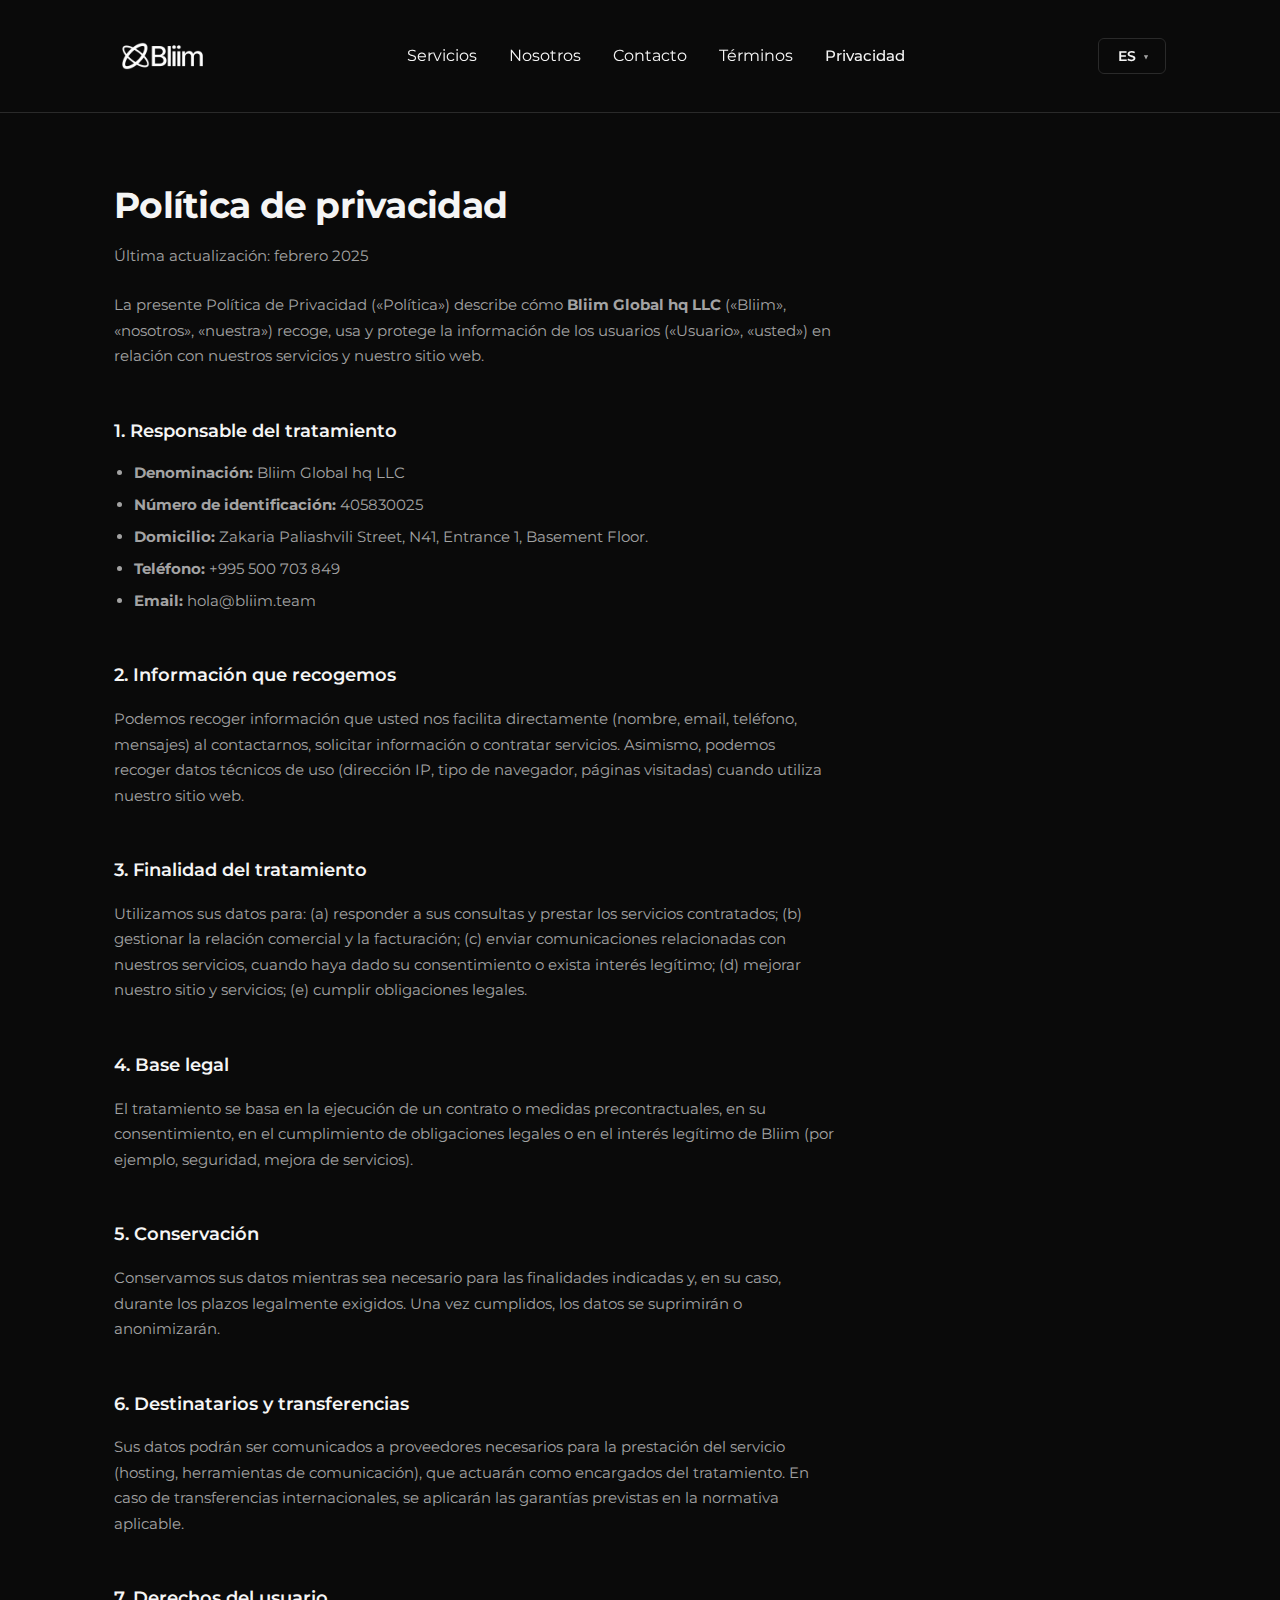
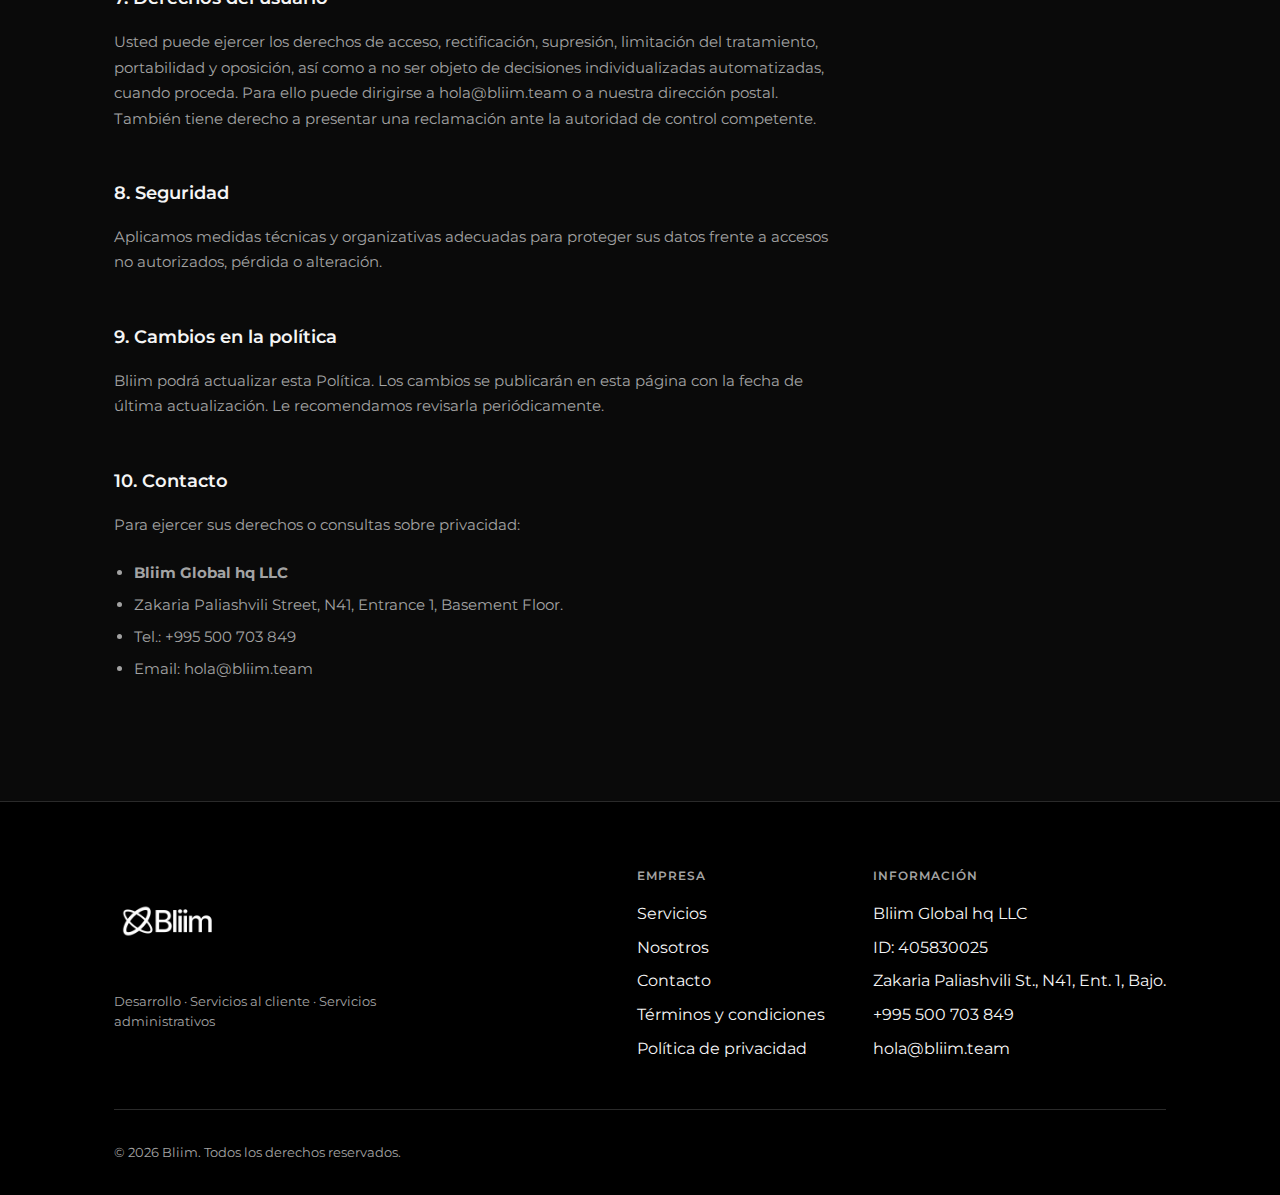
<file: politica-privacidad.html>
<!DOCTYPE html>
<html lang="es">
<head>
  <meta charset="UTF-8">
  <meta name="viewport" content="width=device-width, initial-scale=1.0">
  <meta name="description" content="Política de privacidad de Bliim Global hq LLC. Privacy Policy of Bliim Global hq LLC.">
  <title>Política de privacidad — Bliim</title>
  <link rel="preconnect" href="https://fonts.googleapis.com">
  <link rel="preconnect" href="https://fonts.gstatic.com" crossorigin>
  <link href="https://fonts.googleapis.com/css2?family=Montserrat:wght@400;500;600;700&display=swap" rel="stylesheet">
  <link rel="icon" type="image/png" href="assets/logo-bliim.png">
  <link rel="stylesheet" href="styles.css">
</head>
<body>
  <header class="header">
    <div class="header__inner container">
      <a href="index.html" class="header__logo" aria-label="Bliim inicio">
        <img src="assets/logo-bliim.png" alt="Bliim" class="header__logo-img" width="375" height="100">
      </a>
      <nav class="nav" aria-label="Navegación principal">
        <ul class="nav__list">
          <li><a href="index.html#servicios">Servicios</a></li>
          <li><a href="index.html#nosotros">Nosotros</a></li>
          <li><a href="index.html#contacto">Contacto</a></li>
          <li><a href="terminos-condiciones.html">Términos</a></li>
          <li><a href="politica-privacidad.html" class="nav__link nav__link--active">Privacidad</a></li>
        </ul>
      </nav>
      <div class="header__actions">
        <div class="lang-selector">
          <button class="lang-selector__btn" aria-label="Seleccionar idioma" aria-expanded="false">
            <span class="lang-selector__current">ES</span>
            <span class="lang-selector__icon" aria-hidden="true">▼</span>
          </button>
          <ul class="lang-selector__dropdown" aria-hidden="true">
            <li><button class="lang-selector__option" data-lang="es">ES</button></li>
            <li><button class="lang-selector__option" data-lang="en">EN</button></li>
          </ul>
        </div>
        <button class="header__menu-btn" aria-label="Abrir menú" aria-expanded="false">
          <span class="header__menu-icon"></span>
        </button>
      </div>
    </div>
    <nav class="nav nav--mobile" aria-hidden="true">
      <ul class="nav__list nav__list--mobile">
        <li><a href="index.html#servicios">Servicios</a></li>
        <li><a href="index.html#nosotros">Nosotros</a></li>
        <li><a href="index.html#contacto">Contacto</a></li>
        <li><a href="terminos-condiciones.html">Términos</a></li>
        <li><a href="politica-privacidad.html">Privacidad</a></li>
      </ul>
    </nav>
  </header>

  <main class="legal-page">
    <div class="container">
      <article class="legal-content" data-lang="es">
        <h1 class="legal__title">Política de privacidad</h1>
        <p class="legal__updated">Última actualización: febrero 2025</p>

        <p>La presente Política de Privacidad («Política») describe cómo <strong>Bliim Global hq LLC</strong> («Bliim», «nosotros», «nuestra») recoge, usa y protege la información de los usuarios («Usuario», «usted») en relación con nuestros servicios y nuestro sitio web.</p>

        <h2>1. Responsable del tratamiento</h2>
        <ul class="legal-list">
          <li><strong>Denominación:</strong> Bliim Global hq LLC</li>
          <li><strong>Número de identificación:</strong> 405830025</li>
          <li><strong>Domicilio:</strong> Zakaria Paliashvili Street, N41, Entrance 1, Basement Floor.</li>
          <li><strong>Teléfono:</strong> +995 500 703 849</li>
          <li><strong>Email:</strong> hola@bliim.team</li>
        </ul>

        <h2>2. Información que recogemos</h2>
        <p>Podemos recoger información que usted nos facilita directamente (nombre, email, teléfono, mensajes) al contactarnos, solicitar información o contratar servicios. Asimismo, podemos recoger datos técnicos de uso (dirección IP, tipo de navegador, páginas visitadas) cuando utiliza nuestro sitio web.</p>

        <h2>3. Finalidad del tratamiento</h2>
        <p>Utilizamos sus datos para: (a) responder a sus consultas y prestar los servicios contratados; (b) gestionar la relación comercial y la facturación; (c) enviar comunicaciones relacionadas con nuestros servicios, cuando haya dado su consentimiento o exista interés legítimo; (d) mejorar nuestro sitio y servicios; (e) cumplir obligaciones legales.</p>

        <h2>4. Base legal</h2>
        <p>El tratamiento se basa en la ejecución de un contrato o medidas precontractuales, en su consentimiento, en el cumplimiento de obligaciones legales o en el interés legítimo de Bliim (por ejemplo, seguridad, mejora de servicios).</p>

        <h2>5. Conservación</h2>
        <p>Conservamos sus datos mientras sea necesario para las finalidades indicadas y, en su caso, durante los plazos legalmente exigidos. Una vez cumplidos, los datos se suprimirán o anonimizarán.</p>

        <h2>6. Destinatarios y transferencias</h2>
        <p>Sus datos podrán ser comunicados a proveedores necesarios para la prestación del servicio (hosting, herramientas de comunicación), que actuarán como encargados del tratamiento. En caso de transferencias internacionales, se aplicarán las garantías previstas en la normativa aplicable.</p>

        <h2>7. Derechos del usuario</h2>
        <p>Usted puede ejercer los derechos de acceso, rectificación, supresión, limitación del tratamiento, portabilidad y oposición, así como a no ser objeto de decisiones individualizadas automatizadas, cuando proceda. Para ello puede dirigirse a hola@bliim.team o a nuestra dirección postal. También tiene derecho a presentar una reclamación ante la autoridad de control competente.</p>

        <h2>8. Seguridad</h2>
        <p>Aplicamos medidas técnicas y organizativas adecuadas para proteger sus datos frente a accesos no autorizados, pérdida o alteración.</p>

        <h2>9. Cambios en la política</h2>
        <p>Bliim podrá actualizar esta Política. Los cambios se publicarán en esta página con la fecha de última actualización. Le recomendamos revisarla periódicamente.</p>

        <h2>10. Contacto</h2>
        <p>Para ejercer sus derechos o consultas sobre privacidad:</p>
        <ul class="legal-list">
          <li><strong>Bliim Global hq LLC</strong></li>
          <li>Zakaria Paliashvili Street, N41, Entrance 1, Basement Floor.</li>
          <li>Tel.: +995 500 703 849</li>
          <li>Email: hola@bliim.team</li>
        </ul>
      </article>

      <article class="legal-content" data-lang="en" hidden>
        <h1 class="legal__title">Privacy Policy</h1>
        <p class="legal__updated">Last updated: February 2025</p>

        <p>This Privacy Policy («Policy») describes how <strong>Bliim Global hq LLC</strong> («Bliim», «we», «our») collects, uses and protects the information of users («User», «you») in connection with our services and our website.</p>

        <h2>1. Data controller</h2>
        <ul class="legal-list">
          <li><strong>Company name:</strong> Bliim Global hq LLC</li>
          <li><strong>Identification number:</strong> 405830025</li>
          <li><strong>Address:</strong> Zakaria Paliashvili Street, N41, Entrance 1, Basement Floor.</li>
          <li><strong>Phone:</strong> +995 500 703 849</li>
          <li><strong>Email:</strong> hola@bliim.team</li>
        </ul>

        <h2>2. Information we collect</h2>
        <p>We may collect information you provide directly (name, email, phone, messages) when you contact us, request information or contract services. We may also collect technical usage data (IP address, browser type, pages visited) when you use our website.</p>

        <h2>3. Purpose of processing</h2>
        <p>We use your data to: (a) respond to your enquiries and provide the services contracted; (b) manage the business relationship and billing; (c) send communications related to our services, where you have given consent or we have a legitimate interest; (d) improve our site and services; (e) comply with legal obligations.</p>

        <h2>4. Legal basis</h2>
        <p>Processing is based on the performance of a contract or pre-contractual measures, your consent, compliance with legal obligations or Bliim’s legitimate interest (e.g. security, improvement of services).</p>

        <h2>5. Retention</h2>
        <p>We retain your data for as long as necessary for the purposes stated and, where applicable, for the periods required by law. Thereafter, data will be deleted or anonymised.</p>

        <h2>6. Recipients and transfers</h2>
        <p>Your data may be disclosed to providers necessary for the provision of the service (hosting, communication tools), who will act as processors. Where international transfers occur, the safeguards provided by applicable law will apply.</p>

        <h2>7. Your rights</h2>
        <p>You may exercise the rights of access, rectification, erasure, restriction of processing, portability and objection, as well as the right not to be subject to automated individual decision-making where applicable. You may contact us at hola@bliim.team or at our postal address. You also have the right to lodge a complaint with the competent supervisory authority.</p>

        <h2>8. Security</h2>
        <p>We implement appropriate technical and organisational measures to protect your data against unauthorised access, loss or alteration.</p>

        <h2>9. Changes to this policy</h2>
        <p>Bliim may update this Policy. Changes will be posted on this page with the date of last update. We recommend that you review it periodically.</p>

        <h2>10. Contact</h2>
        <p>To exercise your rights or for privacy-related enquiries:</p>
        <ul class="legal-list">
          <li><strong>Bliim Global hq LLC</strong></li>
          <li>Zakaria Paliashvili Street, N41, Entrance 1, Basement Floor.</li>
          <li>Phone: +995 500 703 849</li>
          <li>Email: hola@bliim.team</li>
        </ul>
      </article>
    </div>
  </main>

  <footer class="footer">
    <div class="footer__inner container">
      <div class="footer__grid">
        <div class="footer__brand">
          <img src="assets/logo-bliim.png" alt="Bliim" class="footer__logo-img" width="413" height="110">
          <p class="footer__tagline">Desarrollo · Servicios al cliente · Servicios administrativos</p>
        </div>
        <div class="footer__block">
          <h4 class="footer__heading">Empresa</h4>
          <ul class="footer__list">
            <li><a href="index.html#servicios">Servicios</a></li>
            <li><a href="index.html#nosotros">Nosotros</a></li>
            <li><a href="index.html#contacto">Contacto</a></li>
            <li><a href="terminos-condiciones.html">Términos y condiciones</a></li>
            <li><a href="politica-privacidad.html">Política de privacidad</a></li>
          </ul>
        </div>
        <div class="footer__block">
          <h4 class="footer__heading">Información</h4>
          <ul class="footer__list">
            <li>Bliim Global hq LLC</li>
            <li>ID: 405830025</li>
            <li>Zakaria Paliashvili St., N41, Ent. 1, Bajo.</li>
            <li><a href="tel:+995500703849">+995 500 703 849</a></li>
            <li><a href="mailto:hola@bliim.team">hola@bliim.team</a></li>
          </ul>
        </div>
      </div>
      <div class="footer__bottom">
        <p class="footer__copy">&copy; <span id="year"></span> Bliim. Todos los derechos reservados.</p>
      </div>
    </div>
  </footer>

  <script src="legal.js"></script>
</body>
</html>
</file>
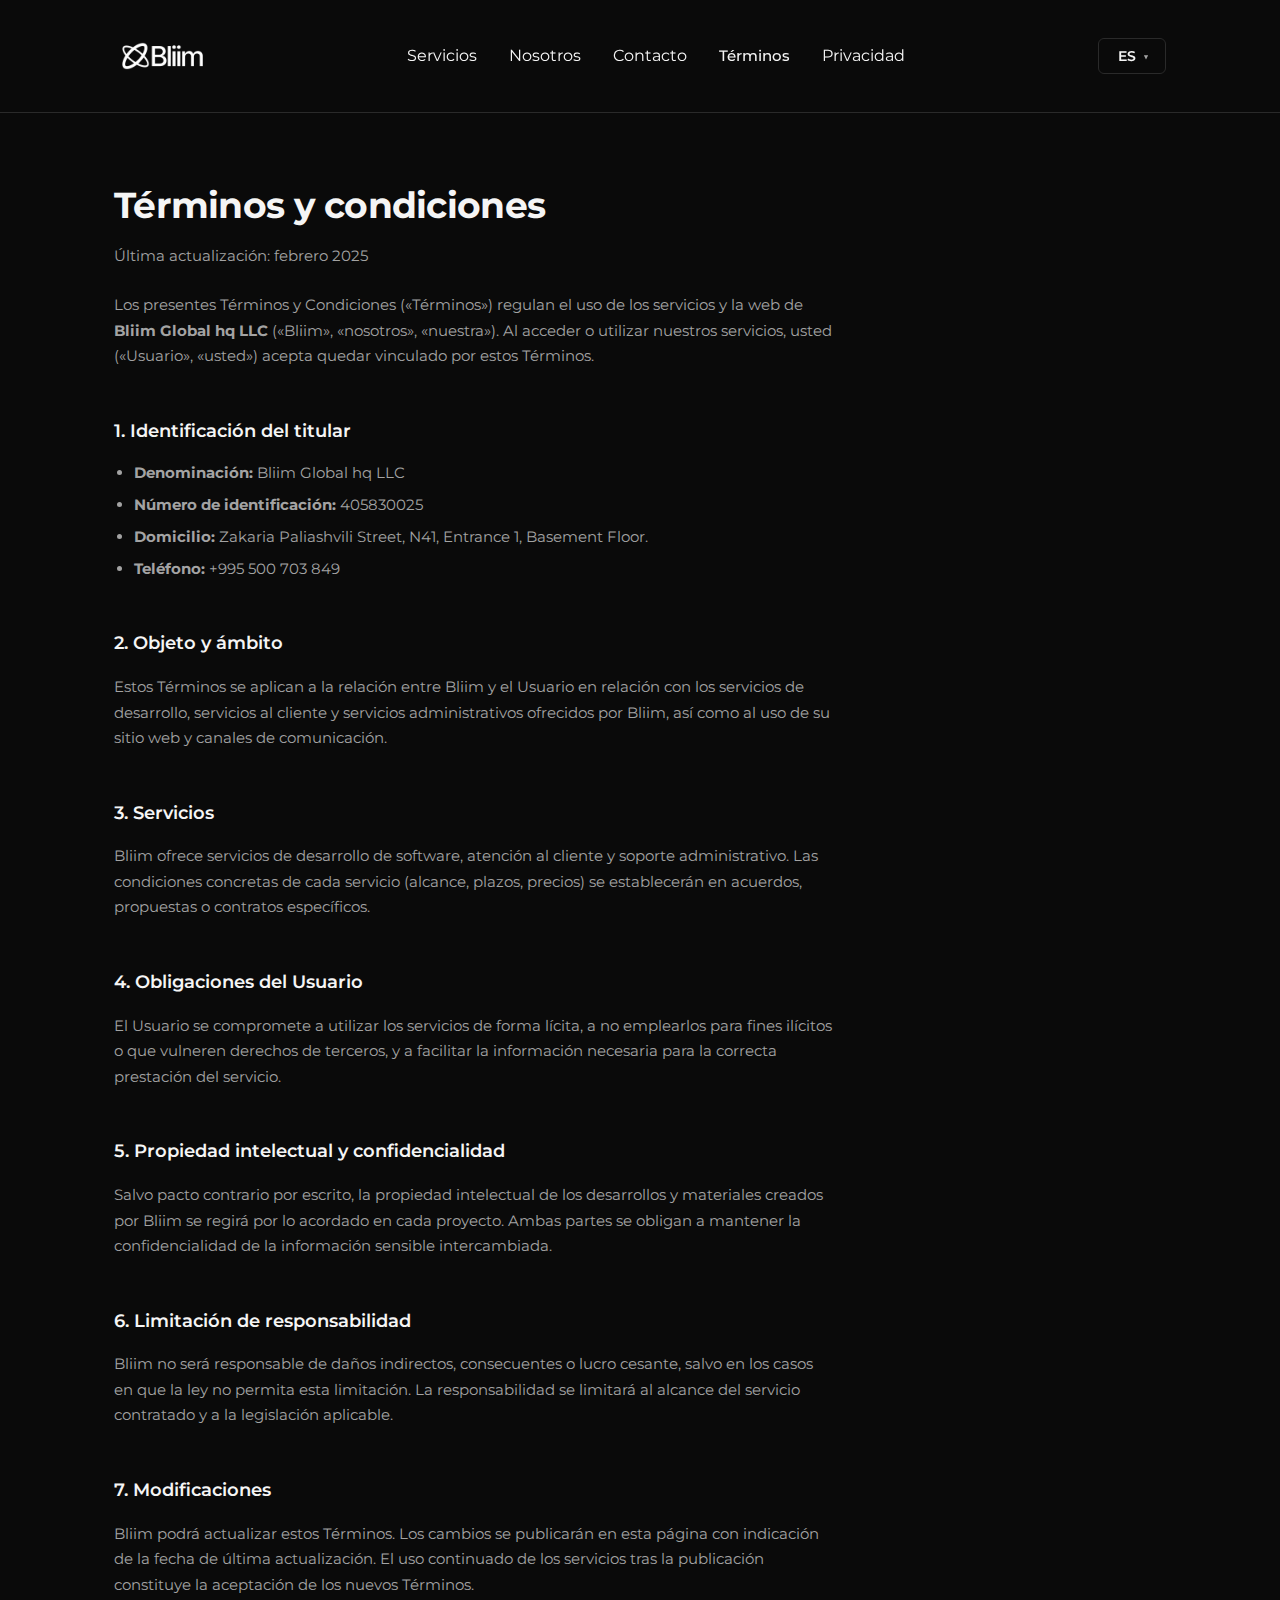
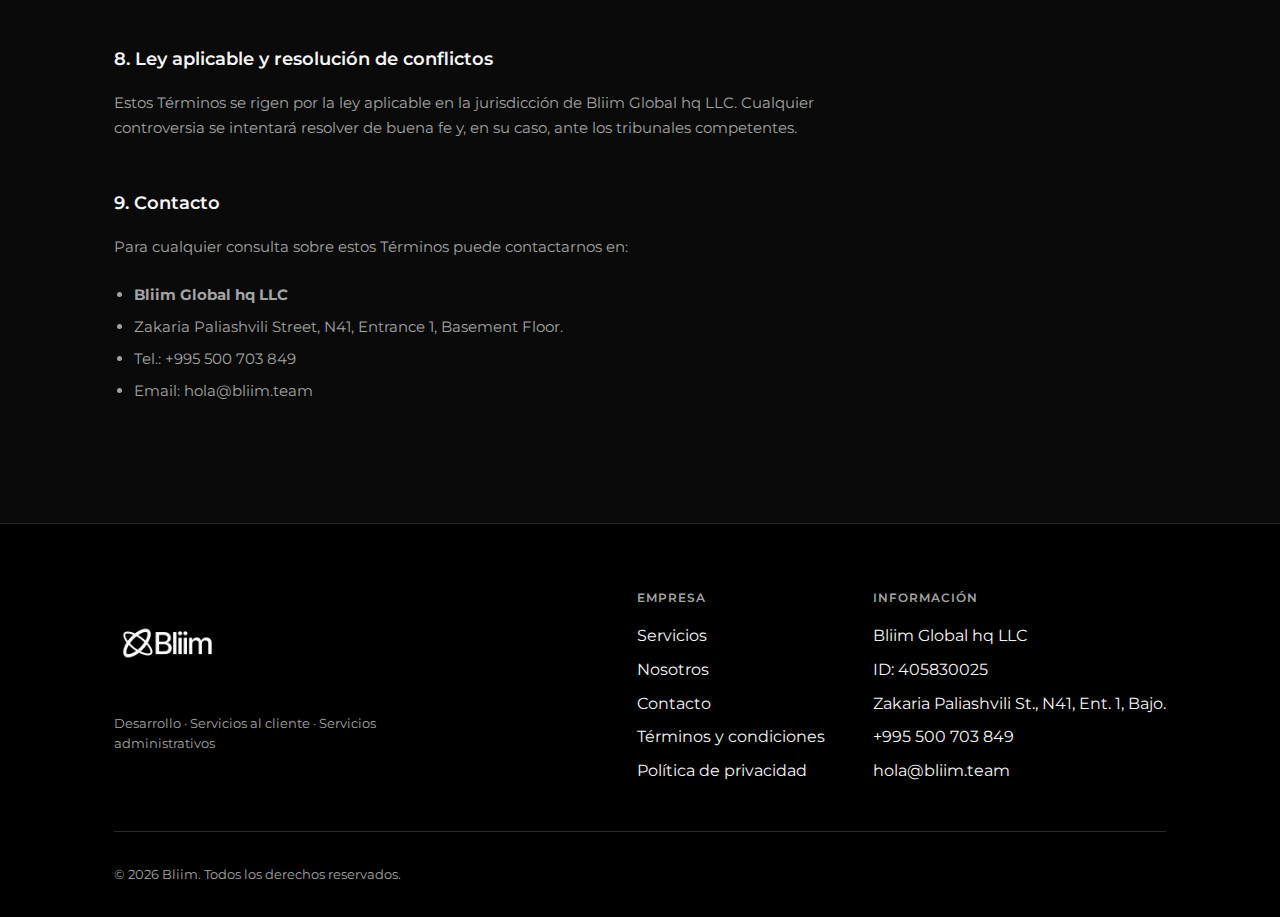
<file: terminos-condiciones.html>
<!DOCTYPE html>
<html lang="es">
<head>
  <meta charset="UTF-8">
  <meta name="viewport" content="width=device-width, initial-scale=1.0">
  <meta name="description" content="Términos y condiciones de Bliim Global hq LLC. Terms and Conditions of Bliim Global hq LLC.">
  <title>Términos y condiciones — Bliim</title>
  <link rel="preconnect" href="https://fonts.googleapis.com">
  <link rel="preconnect" href="https://fonts.gstatic.com" crossorigin>
  <link href="https://fonts.googleapis.com/css2?family=Montserrat:wght@400;500;600;700&display=swap" rel="stylesheet">
  <link rel="icon" type="image/png" href="assets/logo-bliim.png">
  <link rel="stylesheet" href="styles.css">
</head>
<body>
  <header class="header">
    <div class="header__inner container">
      <a href="index.html" class="header__logo" aria-label="Bliim inicio">
        <img src="assets/logo-bliim.png" alt="Bliim" class="header__logo-img" width="375" height="100">
      </a>
      <nav class="nav" aria-label="Navegación principal">
        <ul class="nav__list">
          <li><a href="index.html#servicios">Servicios</a></li>
          <li><a href="index.html#nosotros">Nosotros</a></li>
          <li><a href="index.html#contacto">Contacto</a></li>
          <li><a href="terminos-condiciones.html" class="nav__link nav__link--active">Términos</a></li>
          <li><a href="politica-privacidad.html">Privacidad</a></li>
        </ul>
      </nav>
      <div class="header__actions">
        <div class="lang-selector">
          <button class="lang-selector__btn" aria-label="Seleccionar idioma" aria-expanded="false">
            <span class="lang-selector__current">ES</span>
            <span class="lang-selector__icon" aria-hidden="true">▼</span>
          </button>
          <ul class="lang-selector__dropdown" aria-hidden="true">
            <li><button class="lang-selector__option" data-lang="es">ES</button></li>
            <li><button class="lang-selector__option" data-lang="en">EN</button></li>
          </ul>
        </div>
        <button class="header__menu-btn" aria-label="Abrir menú" aria-expanded="false">
          <span class="header__menu-icon"></span>
        </button>
      </div>
    </div>
    <nav class="nav nav--mobile" aria-hidden="true">
      <ul class="nav__list nav__list--mobile">
        <li><a href="index.html#servicios">Servicios</a></li>
        <li><a href="index.html#nosotros">Nosotros</a></li>
        <li><a href="index.html#contacto">Contacto</a></li>
        <li><a href="terminos-condiciones.html">Términos</a></li>
        <li><a href="politica-privacidad.html">Privacidad</a></li>
      </ul>
    </nav>
  </header>

  <main class="legal-page">
    <div class="container">
      <article class="legal-content" data-lang="es">
        <h1 class="legal__title">Términos y condiciones</h1>
        <p class="legal__updated">Última actualización: febrero 2025</p>

        <p>Los presentes Términos y Condiciones («Términos») regulan el uso de los servicios y la web de <strong>Bliim Global hq LLC</strong> («Bliim», «nosotros», «nuestra»). Al acceder o utilizar nuestros servicios, usted («Usuario», «usted») acepta quedar vinculado por estos Términos.</p>

        <h2>1. Identificación del titular</h2>
        <ul class="legal-list">
          <li><strong>Denominación:</strong> Bliim Global hq LLC</li>
          <li><strong>Número de identificación:</strong> 405830025</li>
          <li><strong>Domicilio:</strong> Zakaria Paliashvili Street, N41, Entrance 1, Basement Floor.</li>
          <li><strong>Teléfono:</strong> +995 500 703 849</li>
        </ul>

        <h2>2. Objeto y ámbito</h2>
        <p>Estos Términos se aplican a la relación entre Bliim y el Usuario en relación con los servicios de desarrollo, servicios al cliente y servicios administrativos ofrecidos por Bliim, así como al uso de su sitio web y canales de comunicación.</p>

        <h2>3. Servicios</h2>
        <p>Bliim ofrece servicios de desarrollo de software, atención al cliente y soporte administrativo. Las condiciones concretas de cada servicio (alcance, plazos, precios) se establecerán en acuerdos, propuestas o contratos específicos.</p>

        <h2>4. Obligaciones del Usuario</h2>
        <p>El Usuario se compromete a utilizar los servicios de forma lícita, a no emplearlos para fines ilícitos o que vulneren derechos de terceros, y a facilitar la información necesaria para la correcta prestación del servicio.</p>

        <h2>5. Propiedad intelectual y confidencialidad</h2>
        <p>Salvo pacto contrario por escrito, la propiedad intelectual de los desarrollos y materiales creados por Bliim se regirá por lo acordado en cada proyecto. Ambas partes se obligan a mantener la confidencialidad de la información sensible intercambiada.</p>

        <h2>6. Limitación de responsabilidad</h2>
        <p>Bliim no será responsable de daños indirectos, consecuentes o lucro cesante, salvo en los casos en que la ley no permita esta limitación. La responsabilidad se limitará al alcance del servicio contratado y a la legislación aplicable.</p>

        <h2>7. Modificaciones</h2>
        <p>Bliim podrá actualizar estos Términos. Los cambios se publicarán en esta página con indicación de la fecha de última actualización. El uso continuado de los servicios tras la publicación constituye la aceptación de los nuevos Términos.</p>

        <h2>8. Ley aplicable y resolución de conflictos</h2>
        <p>Estos Términos se rigen por la ley aplicable en la jurisdicción de Bliim Global hq LLC. Cualquier controversia se intentará resolver de buena fe y, en su caso, ante los tribunales competentes.</p>

        <h2>9. Contacto</h2>
        <p>Para cualquier consulta sobre estos Términos puede contactarnos en:</p>
        <ul class="legal-list">
          <li><strong>Bliim Global hq LLC</strong></li>
          <li>Zakaria Paliashvili Street, N41, Entrance 1, Basement Floor.</li>
          <li>Tel.: +995 500 703 849</li>
          <li>Email: hola@bliim.team</li>
        </ul>
      </article>

      <article class="legal-content" data-lang="en" hidden>
        <h1 class="legal__title">Terms and Conditions</h1>
        <p class="legal__updated">Last updated: February 2025</p>

        <p>These Terms and Conditions («Terms») govern the use of the services and website of <strong>Bliim Global hq LLC</strong> («Bliim», «we», «our»). By accessing or using our services, you («User», «you») agree to be bound by these Terms.</p>

        <h2>1. Identification of the company</h2>
        <ul class="legal-list">
          <li><strong>Company name:</strong> Bliim Global hq LLC</li>
          <li><strong>Identification number:</strong> 405830025</li>
          <li><strong>Address:</strong> Zakaria Paliashvili Street, N41, Entrance 1, Basement Floor.</li>
          <li><strong>Phone:</strong> +995 500 703 849</li>
        </ul>

        <h2>2. Purpose and scope</h2>
        <p>These Terms apply to the relationship between Bliim and the User in connection with the development, client and administrative services offered by Bliim, as well as the use of its website and communication channels.</p>

        <h2>3. Services</h2>
        <p>Bliim provides software development, customer service and administrative support. The specific conditions of each service (scope, deadlines, pricing) will be set out in separate agreements, proposals or contracts.</p>

        <h2>4. User obligations</h2>
        <p>The User agrees to use the services lawfully, not to use them for unlawful purposes or in a way that infringes third-party rights, and to provide the information necessary for the proper provision of the service.</p>

        <h2>5. Intellectual property and confidentiality</h2>
        <p>Unless otherwise agreed in writing, the intellectual property of developments and materials created by Bliim will be governed by the agreement for each project. Both parties agree to keep confidential any sensitive information exchanged.</p>

        <h2>6. Limitation of liability</h2>
        <p>Bliim shall not be liable for indirect, consequential or lost-profit damages, except where the law does not allow this limitation. Liability shall be limited to the scope of the contracted service and applicable law.</p>

        <h2>7. Modifications</h2>
        <p>Bliim may update these Terms. Changes will be posted on this page with the date of last update. Continued use of the services after posting constitutes acceptance of the new Terms.</p>

        <h2>8. Governing law and dispute resolution</h2>
        <p>These Terms are governed by the law applicable in the jurisdiction of Bliim Global hq LLC. Any dispute will be resolved in good faith and, where applicable, before the competent courts.</p>

        <h2>9. Contact</h2>
        <p>For any questions regarding these Terms, you may contact us at:</p>
        <ul class="legal-list">
          <li><strong>Bliim Global hq LLC</strong></li>
          <li>Zakaria Paliashvili Street, N41, Entrance 1, Basement Floor.</li>
          <li>Phone: +995 500 703 849</li>
          <li>Email: hola@bliim.team</li>
        </ul>
      </article>
    </div>
  </main>

  <footer class="footer">
    <div class="footer__inner container">
      <div class="footer__grid">
        <div class="footer__brand">
          <img src="assets/logo-bliim.png" alt="Bliim" class="footer__logo-img" width="413" height="110">
          <p class="footer__tagline">Desarrollo · Servicios al cliente · Servicios administrativos</p>
        </div>
        <div class="footer__block">
          <h4 class="footer__heading">Empresa</h4>
          <ul class="footer__list">
            <li><a href="index.html#servicios">Servicios</a></li>
            <li><a href="index.html#nosotros">Nosotros</a></li>
            <li><a href="index.html#contacto">Contacto</a></li>
            <li><a href="terminos-condiciones.html">Términos y condiciones</a></li>
            <li><a href="politica-privacidad.html">Política de privacidad</a></li>
          </ul>
        </div>
        <div class="footer__block">
          <h4 class="footer__heading">Información</h4>
          <ul class="footer__list">
            <li>Bliim Global hq LLC</li>
            <li>ID: 405830025</li>
            <li>Zakaria Paliashvili St., N41, Ent. 1, Bajo.</li>
            <li><a href="tel:+995500703849">+995 500 703 849</a></li>
            <li><a href="mailto:hola@bliim.team">hola@bliim.team</a></li>
          </ul>
        </div>
      </div>
      <div class="footer__bottom">
        <p class="footer__copy">&copy; <span id="year"></span> Bliim. Todos los derechos reservados.</p>
      </div>
    </div>
  </footer>

  <script src="legal.js"></script>
</body>
</html>
</file>
<file: styles.css>
/* ==========================================================================
   Bliim — Landing
   Paleta: negro / blanco · Fuente: Montserrat
   ========================================================================== */

:root {
  --color-bg: #0a0a0a;
  --color-bg-alt: #111111;
  --color-surface: #1a1a1a;
  --color-text: #f5f5f5;
  --color-text-muted: #a3a3a3;
  --color-border: #2a2a2a;
  --color-accent: #ffffff;
  --color-focus: #ffffff;
  --font-sans: 'Montserrat', -apple-system, BlinkMacSystemFont, sans-serif;
  --space-xs: 0.25rem;
  --space-sm: 0.5rem;
  --space-md: 1rem;
  --space-lg: 1.5rem;
  --space-xl: 2rem;
  --space-2xl: 3rem;
  --space-3xl: 4rem;
  --space-4xl: 6rem;
  --radius: 6px;
  --transition: 0.2s ease;
  --container: min(90vw, 1100px);
}

/* Reset & base
   ========================================================================== */

*,
*::before,
*::after {
  box-sizing: border-box;
}

html {
  scroll-behavior: smooth;
}

body {
  margin: 0;
  font-family: var(--font-sans);
  font-size: 1rem;
  font-weight: 400;
  line-height: 1.6;
  color: var(--color-text);
  background-color: var(--color-bg);
  -webkit-font-smoothing: antialiased;
  -moz-osx-font-smoothing: grayscale;
}

img {
  max-width: 100%;
  height: auto;
  display: block;
}

a {
  color: inherit;
  text-decoration: none;
  transition: color var(--transition), opacity var(--transition);
}

a:hover {
  color: var(--color-accent);
}

a:focus-visible {
  outline: 2px solid var(--color-focus);
  outline-offset: 2px;
}

button:focus-visible {
  outline: 2px solid var(--color-focus);
  outline-offset: 2px;
}

ul {
  margin: 0;
  padding: 0;
  list-style: none;
}

/* Layout
   ========================================================================== */

.container {
  width: 100%;
  max-width: var(--container);
  margin-inline: auto;
  padding-inline: var(--space-lg);
}

/* Header
   ========================================================================== */

.header {
  position: sticky;
  top: 0;
  z-index: 100;
  background-color: rgba(10, 10, 10, 0.9);
  backdrop-filter: blur(8px);
  border-bottom: 1px solid var(--color-border);
}

.header__inner {
  display: flex;
  align-items: center;
  justify-content: space-between;
  min-height: 112px;
}

.header__actions {
  display: flex;
  align-items: center;
  gap: var(--space-md);
}

.header__logo {
  display: flex;
  align-items: center;
  font-weight: 700;
  font-size: 1.25rem;
  letter-spacing: 0.02em;
}

.header__logo-img {
  display: block;
  height: 100px;
  width: auto;
  object-fit: contain;
}

.nav__list {
  display: flex;
  gap: var(--space-xl);
}

.nav__link {
  font-size: 0.9375rem;
  font-weight: 500;
  color: var(--color-text-muted);
}

.nav__link:hover {
  color: var(--color-text);
}

.header__menu-btn {
  display: none;
  flex-direction: column;
  justify-content: center;
  gap: 5px;
  width: 40px;
  height: 40px;
  padding: 0;
  border: none;
  background: transparent;
  color: var(--color-text);
  cursor: pointer;
}

.header__menu-icon,
.header__menu-btn::before,
.header__menu-btn::after {
  display: block;
  width: 22px;
  height: 2px;
  background-color: currentColor;
  transition: transform var(--transition);
}

.header__menu-btn::before {
  content: '';
}

.header__menu-btn::after {
  content: '';
}

.header__menu-btn[aria-expanded="true"] .header__menu-icon {
  opacity: 0;
}

.header__menu-btn[aria-expanded="true"]::before {
  transform: translateY(7px) rotate(45deg);
}

.header__menu-btn[aria-expanded="true"]::after {
  transform: translateY(-7px) rotate(-45deg);
}

.nav--mobile {
  display: none;
  padding: var(--space-lg);
  border-bottom: 1px solid var(--color-border);
  background-color: var(--color-bg-alt);
}

.nav--mobile.is-open {
  display: block;
}

.nav__list--mobile {
  flex-direction: column;
  gap: var(--space-md);
}

/* Language selector
   ========================================================================== */

.lang-selector {
  position: relative;
}

.lang-selector__btn {
  display: flex;
  align-items: center;
  gap: var(--space-xs);
  padding: var(--space-sm) var(--space-md);
  font-family: var(--font-sans);
  font-size: 0.875rem;
  font-weight: 600;
  color: var(--color-text);
  background-color: transparent;
  border: 1px solid var(--color-border);
  border-radius: var(--radius);
  cursor: pointer;
  transition: border-color var(--transition), background-color var(--transition);
}

.lang-selector__btn:hover {
  border-color: var(--color-text-muted);
  background-color: var(--color-surface);
}

.lang-selector__current {
  min-width: 24px;
  text-align: center;
}

.lang-selector__icon {
  font-size: 0.625rem;
  color: var(--color-text-muted);
  transition: transform var(--transition);
}

.lang-selector__btn[aria-expanded="true"] .lang-selector__icon {
  transform: rotate(180deg);
}

.lang-selector__dropdown {
  position: absolute;
  top: calc(100% + var(--space-xs));
  right: 0;
  min-width: 80px;
  padding: var(--space-xs);
  background-color: var(--color-surface);
  border: 1px solid var(--color-border);
  border-radius: var(--radius);
  opacity: 0;
  visibility: hidden;
  transform: translateY(-8px);
  transition: opacity var(--transition), visibility var(--transition), transform var(--transition);
}

.lang-selector__dropdown.is-open {
  opacity: 1;
  visibility: visible;
  transform: translateY(0);
}

.lang-selector__option {
  display: block;
  width: 100%;
  padding: var(--space-sm) var(--space-md);
  font-family: var(--font-sans);
  font-size: 0.875rem;
  font-weight: 600;
  text-align: center;
  color: var(--color-text);
  background-color: transparent;
  border: none;
  border-radius: calc(var(--radius) - 2px);
  cursor: pointer;
  transition: background-color var(--transition);
}

.lang-selector__option:hover {
  background-color: var(--color-bg-alt);
}

/* Hero
   ========================================================================== */

.hero {
  padding: var(--space-4xl) 0;
  background-color: var(--color-bg);
}

.hero__inner {
  max-width: 640px;
}

.hero__title {
  margin: 0 0 var(--space-lg);
  font-size: clamp(2rem, 5vw, 3rem);
  font-weight: 700;
  line-height: 1.2;
  letter-spacing: -0.02em;
}

.hero__lead {
  margin: 0 0 var(--space-xl);
  font-size: 1.125rem;
  color: var(--color-text-muted);
}

/* Buttons
   ========================================================================== */

.btn {
  display: inline-flex;
  align-items: center;
  justify-content: center;
  padding: var(--space-md) var(--space-xl);
  font-family: var(--font-sans);
  font-size: 0.9375rem;
  font-weight: 600;
  border-radius: var(--radius);
  border: 2px solid transparent;
  cursor: pointer;
  transition: background-color var(--transition), color var(--transition), border-color var(--transition);
}

.btn--primary {
  background-color: var(--color-accent);
  color: var(--color-bg);
}

.btn--primary:hover {
  background-color: var(--color-text-muted);
  color: var(--color-bg);
}

.btn--outline {
  background-color: transparent;
  color: var(--color-text);
  border-color: var(--color-border);
}

.btn--outline:hover {
  border-color: var(--color-text);
  color: var(--color-accent);
}

/* Sections
   ========================================================================== */

.section {
  padding: var(--space-4xl) 0;
}

.section--services {
  background-color: var(--color-bg-alt);
}

.section--tech {
  background-color: var(--color-bg);
}

.section--process {
  background-color: var(--color-bg-alt);
}

.section--about {
  background-color: var(--color-bg);
}

.section--stats {
  background-color: var(--color-bg-alt);
  padding: var(--space-3xl) 0;
}

.section--projects {
  background-color: var(--color-bg);
}

.section--values {
  background-color: var(--color-bg-alt);
}

.section--cta {
  background-color: var(--color-bg-alt);
  text-align: center;
}

.section__title {
  margin: 0 0 var(--space-md);
  font-size: clamp(1.5rem, 3vw, 2rem);
  font-weight: 700;
  letter-spacing: -0.02em;
}

.section__intro {
  margin: 0 0 var(--space-2xl);
  max-width: 560px;
  color: var(--color-text-muted);
}

.section--cta .section__intro {
  margin-inline: auto;
}

/* Cards (services)
   ========================================================================== */

.services-grid {
  display: grid;
  grid-template-columns: repeat(auto-fit, minmax(280px, 1fr));
  gap: var(--space-xl);
}

.card {
  padding: var(--space-xl);
  background-color: var(--color-surface);
  border: 1px solid var(--color-border);
  border-radius: var(--radius);
  transition: border-color var(--transition);
}

.card:hover {
  border-color: var(--color-text-muted);
}

.card__icon {
  margin-bottom: var(--space-md);
  font-size: 1.5rem;
  color: var(--color-text-muted);
}

.card__title {
  margin: 0 0 var(--space-sm);
  font-size: 1.125rem;
  font-weight: 600;
}

.card__text {
  margin: 0;
  font-size: 0.9375rem;
  color: var(--color-text-muted);
  line-height: 1.65;
}

/* Technologies
   ========================================================================== */

.tech-grid {
  display: grid;
  grid-template-columns: repeat(auto-fit, minmax(220px, 1fr));
  gap: var(--space-xl);
}

.tech-item {
  padding: var(--space-lg);
  background-color: var(--color-surface);
  border: 1px solid var(--color-border);
  border-radius: var(--radius);
  transition: border-color var(--transition);
}

.tech-item:hover {
  border-color: var(--color-text-muted);
}

.tech-item__label {
  display: block;
  margin-bottom: var(--space-sm);
  font-size: 1rem;
  font-weight: 600;
  color: var(--color-text);
}

.tech-item__desc {
  margin: 0;
  font-size: 0.9375rem;
  color: var(--color-text-muted);
  line-height: 1.6;
}

/* Process
   ========================================================================== */

.process-grid {
  display: grid;
  grid-template-columns: repeat(auto-fit, minmax(240px, 1fr));
  gap: var(--space-xl);
}

.process-step {
  padding: var(--space-xl);
  background-color: var(--color-surface);
  border: 1px solid var(--color-border);
  border-radius: var(--radius);
  position: relative;
  transition: border-color var(--transition);
}

.process-step:hover {
  border-color: var(--color-text-muted);
}

.process-step__num {
  display: inline-flex;
  align-items: center;
  justify-content: center;
  width: 36px;
  height: 36px;
  margin-bottom: var(--space-md);
  font-size: 1rem;
  font-weight: 700;
  color: var(--color-bg);
  background-color: var(--color-text);
  border-radius: 50%;
}

.process-step__title {
  margin: 0 0 var(--space-sm);
  font-size: 1.125rem;
  font-weight: 600;
}

.process-step__text {
  margin: 0;
  font-size: 0.9375rem;
  color: var(--color-text-muted);
  line-height: 1.65;
}

/* About (with image)
   ========================================================================== */

.about-content {
  max-width: 600px;
}

.about__text {
  margin: 0;
  font-size: 1.0625rem;
  color: var(--color-text-muted);
}

.about-image {
  margin-top: var(--space-2xl);
  border-radius: var(--radius);
  overflow: hidden;
  border: 1px solid var(--color-border);
}

.about-image img {
  width: 100%;
  height: auto;
  display: block;
}

/* Stats
   ========================================================================== */

.stats-grid {
  display: grid;
  grid-template-columns: repeat(3, 1fr);
  gap: var(--space-xl);
  text-align: center;
}

.stats-grid .stat {
  padding: var(--space-lg);
}

.stats-grid .stat__value {
  display: block;
  font-size: clamp(2rem, 4vw, 3rem);
  font-weight: 700;
  color: var(--color-accent);
  margin-bottom: var(--space-xs);
}

.stats-grid .stat__label {
  font-size: 0.9375rem;
  color: var(--color-text-muted);
}

/* Projects
   ========================================================================== */

.projects-grid {
  display: grid;
  grid-template-columns: repeat(auto-fit, minmax(320px, 1fr));
  gap: var(--space-xl);
}

.project-card {
  background-color: var(--color-surface);
  border: 1px solid var(--color-border);
  border-radius: var(--radius);
  overflow: hidden;
  transition: border-color var(--transition);
}

.project-card:hover {
  border-color: var(--color-text-muted);
}

.project-card__image {
  aspect-ratio: 16 / 9;
  overflow: hidden;
  background-color: var(--color-bg-alt);
}

.project-card__image img {
  width: 100%;
  height: 100%;
  object-fit: cover;
}

.project-card__body {
  padding: var(--space-xl);
}

.project-card__title {
  margin: 0 0 var(--space-sm);
  font-size: 1.125rem;
  font-weight: 600;
}

.project-card__text {
  margin: 0;
  font-size: 0.9375rem;
  color: var(--color-text-muted);
  line-height: 1.65;
}

/* Values
   ========================================================================== */

.values-grid {
  display: grid;
  grid-template-columns: repeat(auto-fit, minmax(240px, 1fr));
  gap: var(--space-xl);
}

.value-item {
  padding: var(--space-lg);
}

.value-item__icon {
  display: block;
  margin-bottom: var(--space-sm);
  font-size: 1.25rem;
  color: var(--color-text-muted);
}

.value-item__title {
  margin: 0 0 var(--space-sm);
  font-size: 1rem;
  font-weight: 600;
}

.value-item__text {
  margin: 0;
  font-size: 0.9375rem;
  color: var(--color-text-muted);
  line-height: 1.6;
}

/* Footer
   ========================================================================== */

.footer {
  padding: var(--space-3xl) 0 var(--space-xl);
  background-color: #000000;
  border-top: 1px solid var(--color-border);
}

.footer__grid {
  display: grid;
  grid-template-columns: 1fr auto auto;
  gap: var(--space-2xl);
  margin-bottom: var(--space-2xl);
}

.footer__brand {
  max-width: 280px;
}

.footer__logo-img {
  display: block;
  margin-bottom: var(--space-md);
  height: 110px;
  width: auto;
  object-fit: contain;
}

.footer__tagline {
  margin: 0;
  font-size: 0.8125rem;
  color: var(--color-text-muted);
  line-height: 1.5;
}

.footer__heading {
  margin: 0 0 var(--space-md);
  font-size: 0.75rem;
  font-weight: 600;
  text-transform: uppercase;
  letter-spacing: 0.08em;
  color: var(--color-text-muted);
}

.footer__list {
  display: flex;
  flex-direction: column;
  gap: var(--space-sm);
}

.footer__link {
  font-size: 0.9375rem;
  color: var(--color-text-muted);
}

.footer__link:hover {
  color: var(--color-text);
}

.footer__text {
  font-size: 0.9375rem;
  color: var(--color-text-muted);
}

.footer__bottom {
  padding-top: var(--space-xl);
  border-top: 1px solid var(--color-border);
}

.footer__copy {
  margin: 0;
  font-size: 0.8125rem;
  color: var(--color-text-muted);
}

/* Legal pages (Terms, Privacy)
   ========================================================================== */

.legal-page {
  padding: var(--space-3xl) 0 var(--space-4xl);
}

.legal-content {
  max-width: 720px;
}

/* Ocultar el bloque que no corresponde al idioma seleccionado */
.legal-content[hidden] {
  display: none !important;
}

.legal__title {
  margin: 0 0 var(--space-sm);
  font-size: clamp(1.75rem, 3.5vw, 2.25rem);
  font-weight: 700;
  letter-spacing: -0.02em;
}

.legal__updated {
  margin: 0 0 var(--space-2xl);
  font-size: 0.875rem;
  color: var(--color-text-muted);
}

.legal-content h2 {
  margin: var(--space-2xl) 0 var(--space-md);
  font-size: 1.125rem;
  font-weight: 600;
}

.legal-content p {
  margin: 0 0 var(--space-lg);
  font-size: 0.9375rem;
  color: var(--color-text-muted);
  line-height: 1.7;
}

.legal-list {
  margin: 0 0 var(--space-lg);
  padding-left: 1.25rem;
  list-style: disc;
}

.legal-list li {
  margin-bottom: var(--space-sm);
  font-size: 0.9375rem;
  color: var(--color-text-muted);
  line-height: 1.6;
}

.legal-list li:last-child {
  margin-bottom: 0;
}

.nav__link--active {
  color: var(--color-text);
}

/* Responsive
   ========================================================================== */

@media (max-width: 768px) {
  .nav:not(.nav--mobile) .nav__list {
    display: none;
  }

  .header__menu-btn {
    display: flex;
  }

  .lang-selector__dropdown {
    right: auto;
    left: 0;
  }

  .footer__grid {
    grid-template-columns: 1fr;
    gap: var(--space-xl);
  }

  .footer__brand {
    max-width: none;
  }

  .stats-grid {
    grid-template-columns: 1fr;
    gap: var(--space-lg);
  }
}

@media (max-width: 480px) {
  .hero {
    padding: var(--space-3xl) 0;
  }

  .section {
    padding: var(--space-3xl) 0;
  }
}
</file>
